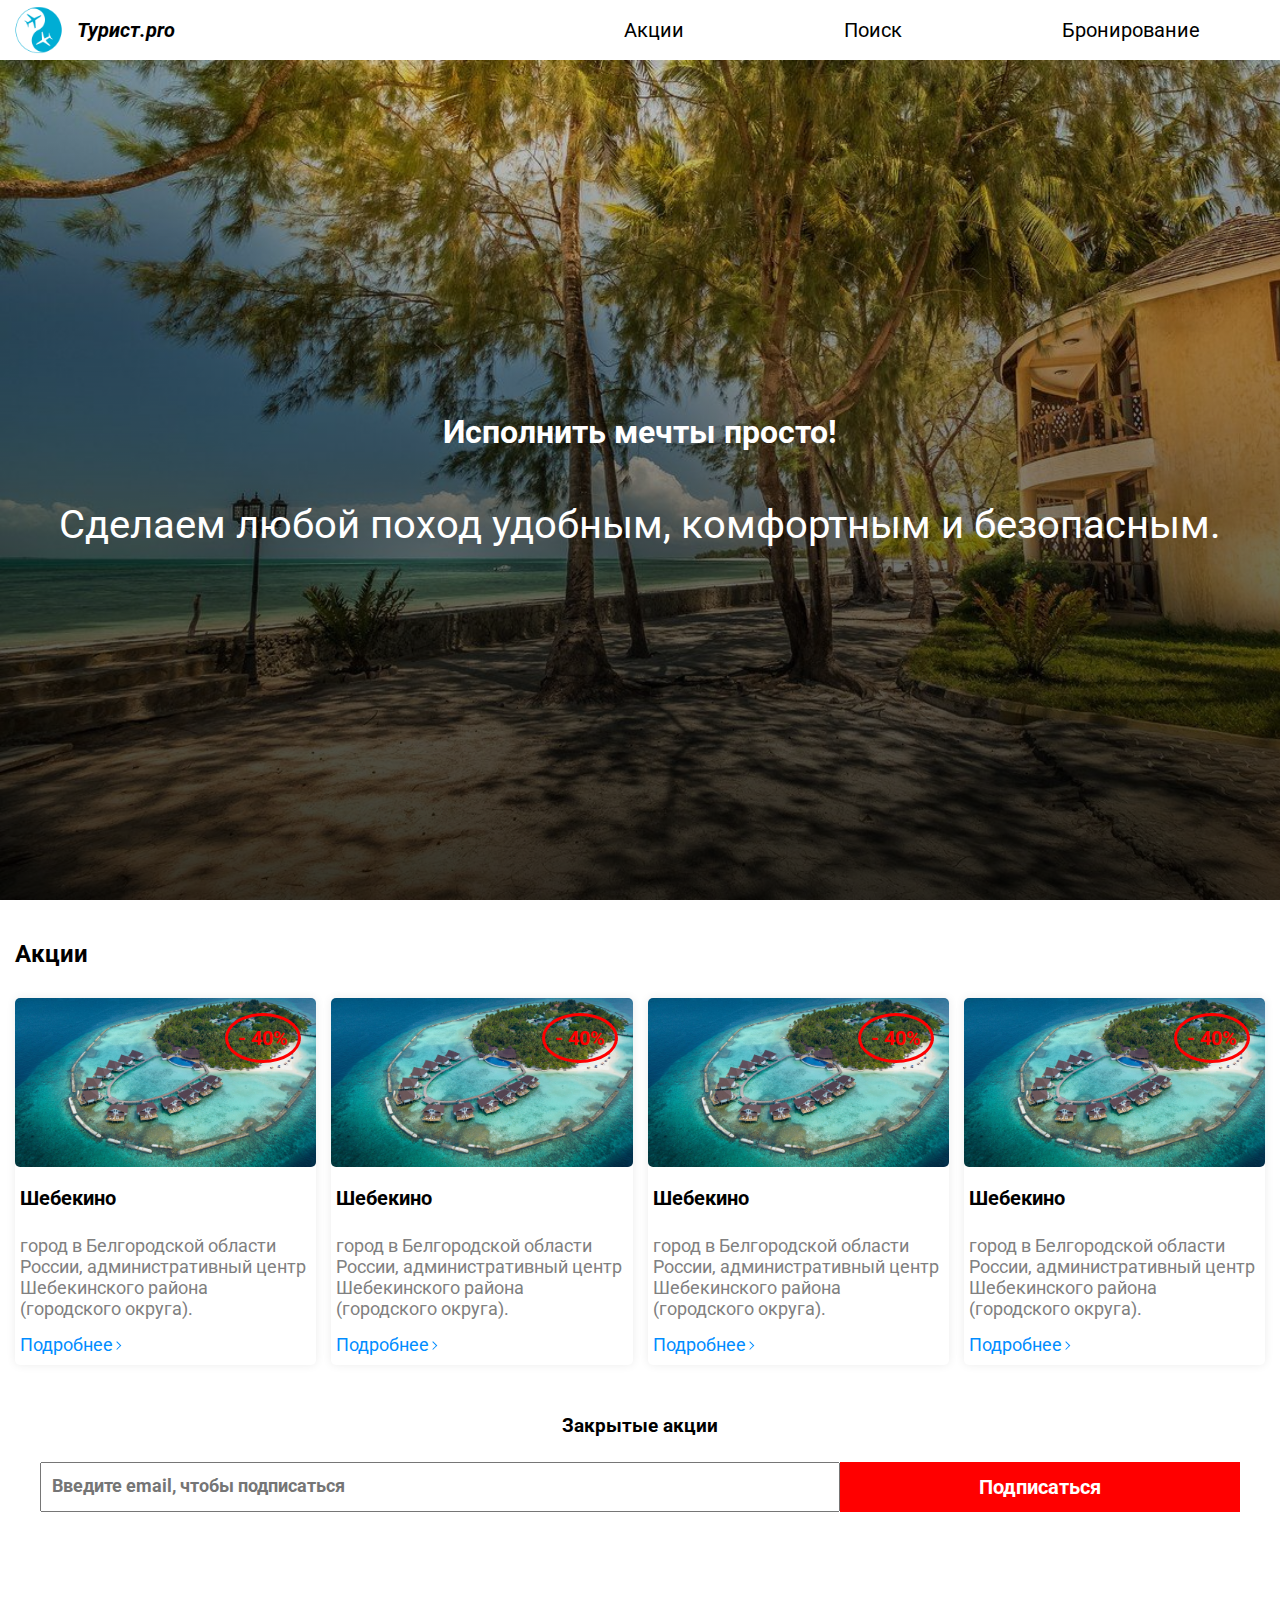
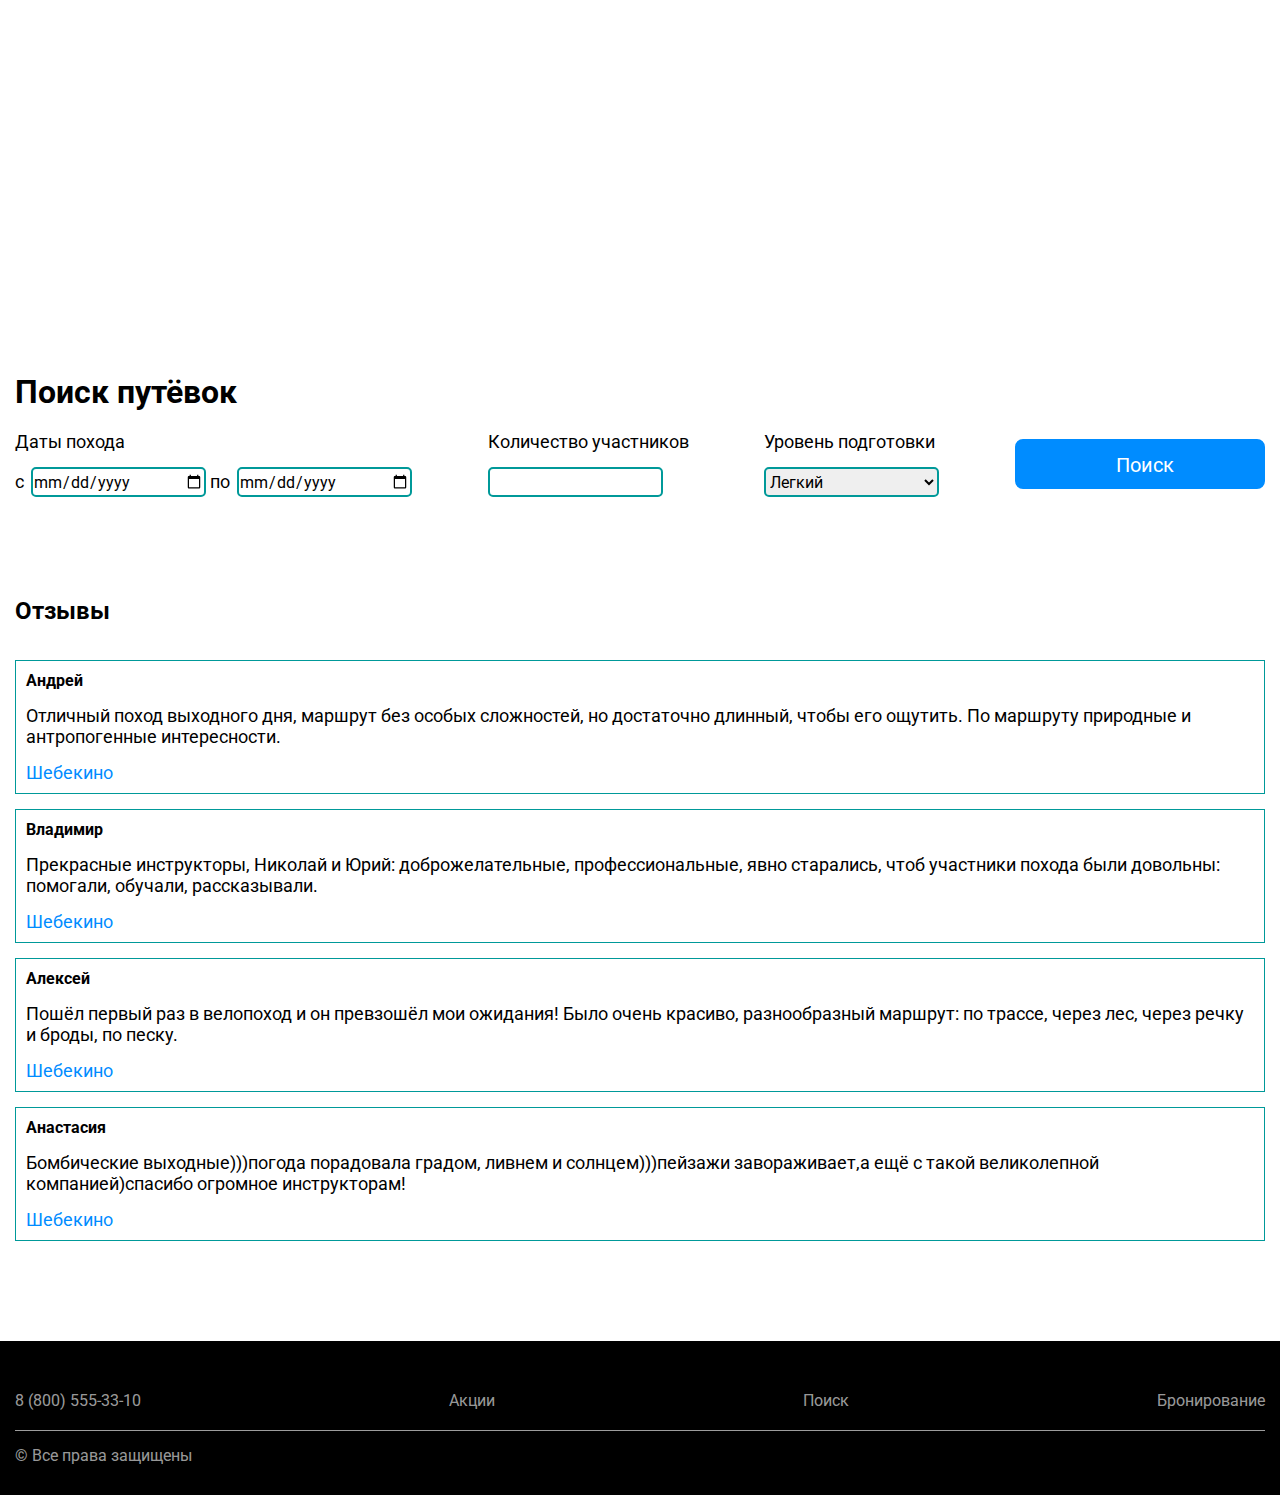
<file: index.html>
<!DOCTYPE html>
<html lang="en">
  <head>
    <meta charset="UTF-8" />
    <meta name="viewport" content="width=device-width, initial-scale=1.0" />
    <meta http-equiv="X-UA-Compatible" content="ie=edge" />
    <title>Document</title>
    <link rel="stylesheet" href="styles/style.css" />
    <link rel="preconnect" href="https://fonts.gstatic.com" />
    <link
      href="https://fonts.googleapis.com/css2?family=Roboto:ital,wght@0,300;1,300&display=swap"
      rel="stylesheet"
    />
  </head>

  <body>
    <header>
      <div class="header__container">
        <div class="header__logo">
          <img class="logo" src="img/logo1.png" alt="" />
          <span>Турист.pro</span>
        </div>

        <nav>
          <ul>
            <li>
              <a class="nav__link" href="#actions">Акции</a>
            </li>
            <li>
              <a class="nav__link" href="#search">Поиск</a>
            </li>
            <li>
              <a class="nav__link" href="#instructions">Бронирование</a>
            </li>
          </ul>
        </nav>
      </div>
      <div class="header__content">
        <div class="header__text">
          <h3 class="header__title">Исполнить мечты просто!</h3>
          <div class="header__goal">
            Сделаем любой поход удобным, комфортным и безопасным.
          </div>
        </div>
      </div>
    </header>
    <section id="actions" class="actions">
      <div class="container">
        <h2>Акции</h2>
        <div class="action__inner">
          <div class="action">
            <div class="action__img">
              <img src="./img/discounts/1.jpg" alt="" />
              <div class="action_discount">- 40%</div>
            </div>
            <div class="action__name">Шебекино</div>
            <div class="action__descrtption">
              город в Белгородской области России, административный центр
              Шебекинского района (городского округа).
            </div>
            <a class="action__btn_description" href=""> Подробнее </a>
          </div>
          <div class="action">
            <div class="action__img">
              <img src="./img/discounts/1.jpg" alt="" />
              <div class="action_discount">- 40%</div>
            </div>
            <div class="action__name">Шебекино</div>
            <div class="action__descrtption">
              город в Белгородской области России, административный центр
              Шебекинского района (городского округа).
            </div>
            <a class="action__btn_description" href=""> Подробнее </a>
          </div>
          <div class="action">
            <div class="action__img">
              <img src="./img/discounts/1.jpg" alt="" />
              <div class="action_discount">- 40%</div>
            </div>
            <div class="action__name">Шебекино</div>
            <div class="action__descrtption">
              город в Белгородской области России, административный центр
              Шебекинского района (городского округа).
            </div>
            <a class="action__btn_description" href=""> Подробнее </a>
          </div>
          <div class="action">
            <div class="action__img">
              <img src="./img/discounts/1.jpg" alt="" />
              <div class="action_discount">- 40%</div>
            </div>
            <div class="action__name">Шебекино</div>
            <div class="action__descrtption">
              город в Белгородской области России, административный центр
              Шебекинского района (городского округа).
            </div>
            <a class="action__btn_description" href=""> Подробнее </a>
          </div>
        </div>
      </div>
    </section>

    <section class="subscribe">
      <div class="container">
        <h3>Закрытые акции</h3>
        <div class="subscribe__form">
          <input
            class="subscribe__input"
            placeholder="Введите email, чтобы подписаться"
            type="email"
            name=""
            id=""
          />
          <a class="subscribe__link" href="">Подписаться</a>
        </div>
      </div>
    </section>

    <section id="instructions" class="instructions">
      <div class="container">
        <div class="instructions__inner">
          <div class="unstruction unstruction-1">
            Заполните форму поиска, для подбора подходящих вариантов
          </div>
          <div class="unstruction unstruction-2">
            Выберите подходящий маршрут который удовлетворяет вашим требованиям
          </div>
          <div class="unstruction unstruction-3">Выберите подходящие зоны</div>
          <div class="unstruction unstruction-4">
            Заполните форму для сбора данных о заказе и определения набора
            дополнительных услуг
          </div>
        </div>
      </div>
    </section>

    <section id="search" class="search">
      <div class="container">
        <h1 class="">Поиск путёвок</h1>
        <form class="search__form" action="search.html">
          <div class="search__input_container">
            <div class="search__input_block">
              <span>Даты похода</span>
              <div class="seacrh__input_date_container">
                с<input
                  class="seach_input_date search__form_input"
                  type="date"
                />
                по<input
                  class="seach_input_date search__form_input"
                  type="date"
                />
              </div>
            </div>
          </div>
          <div class="search__input_block">
            <div>Количество участников</div>
            <input class="search__form_input" type="number" />
          </div>
          <div class="search__input_block">
            <span>Уровень подготовки</span>
            <div>
              <select class="search__form_input" name="" id="">
                <option value="Легкий">Легкий</option>
                <option value="Средний">Средний</option>
                <option value="Сложный">Сложный</option>
              </select>
            </div>
          </div>
          <input class="search__submit" type="submit" value="Поиск" />
        </form>
      </div>
    </section>

    <section class="reviews">
      <div class="container">
        <h2 class="reviews__title">Отзывы</h2>

        <div class="reviews__inner">
          <div class="review">
            <div class="review__name">Андрей</div>
            <div class="review__content">
              Отличный поход выходного дня, маршрут без особых сложностей, но
              достаточно длинный, чтобы его ощутить. По маршруту природные и
              антропогенные интересности.
            </div>
            <div class="review__location"><a href="">Шебекино</a></div>
          </div>
          <div class="review">
            <div class="review__name">Владимир</div>
            <div class="review__content">
              Прекрасные инструкторы, Николай и Юрий: доброжелательные,
              профессиональные, явно старались, чтоб участники похода были
              довольны: помогали, обучали, рассказывали.
            </div>
            <div class="review__location"><a href="">Шебекино</a></div>
          </div>
          <div class="review">
            <div class="review__name">Алексей</div>
            <div class="review__content">
              Пошёл первый раз в велопоход и он превзошёл мои ожидания! Было
              очень красиво, разнообразный маршрут: по трассе, через лес, через
              речку и броды, по песку.
            </div>
            <div class="review__location"><a href="">Шебекино</a></div>
          </div>
          <div class="review">
            <div class="review__name">Анастасия</div>
            <div class="review__content">
              Бомбические выходные)))погода порадовала градом, ливнем и
              солнцем)))пейзажи завораживает,а ещё с такой великолепной
              компанией)спасибо огромное инструкторам!
            </div>
            <div class="review__location"><a href="">Шебекино</a></div>
          </div>
        </div>
      </div>
    </section>

    <footer class="footer">
      <div class="container">
        <div class="footer__inner">
          <div class="footer__phone">8 (800) 555-33-10</div>
          <a class="footer__link" href="#actions">Акции</a>
          <a class="footer__link" href="#search">Поиск</a>
          <a class="footer__link" href="#instructions">Бронирование</a>
        </div>
        <div class="footer__inner-down">
          <span> &copy; Все права защищены</span>
        </div>
      </div>
    </footer>
  </body>
</html>
</file>
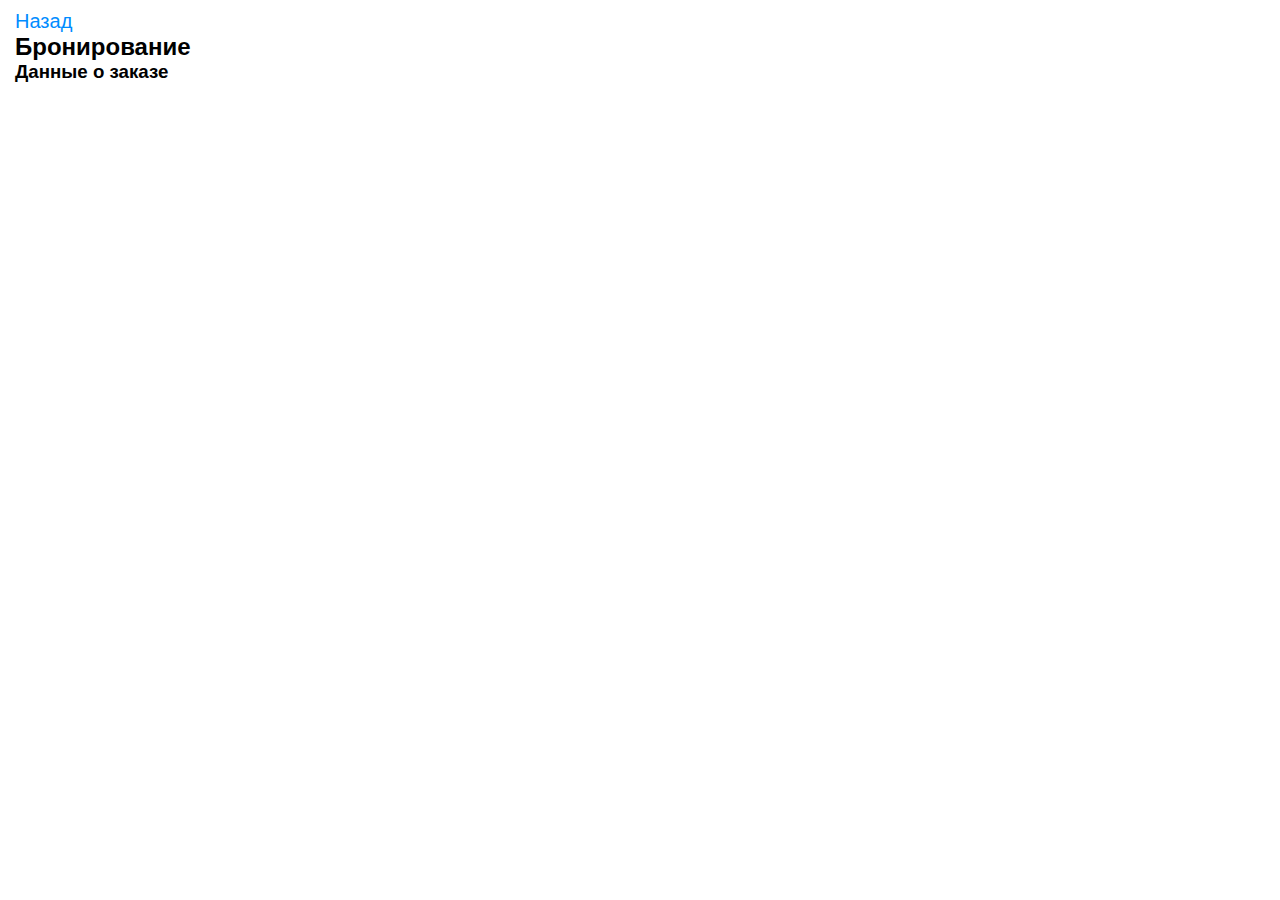
<file: booking.html>
<!DOCTYPE html>
<html lang="en">
  <head>
    <meta charset="UTF-8" />
    <meta name="viewport" content="width=device-width, initial-scale=1.0" />
    <meta http-equiv="X-UA-Compatible" content="ie=edge" />
    <title>Document</title>
    <link rel="stylesheet" href="styles/style.css" />
  </head>
  <body>
    <div class="container">
      <a class="search__link" href="./seat.html">Назад</a>
      <h2>Бронирование</h2>
      <form action="">
        <h3>Данные о заказе</h3>
        
      </form>
    </div>
  </body>
</html>
</file>
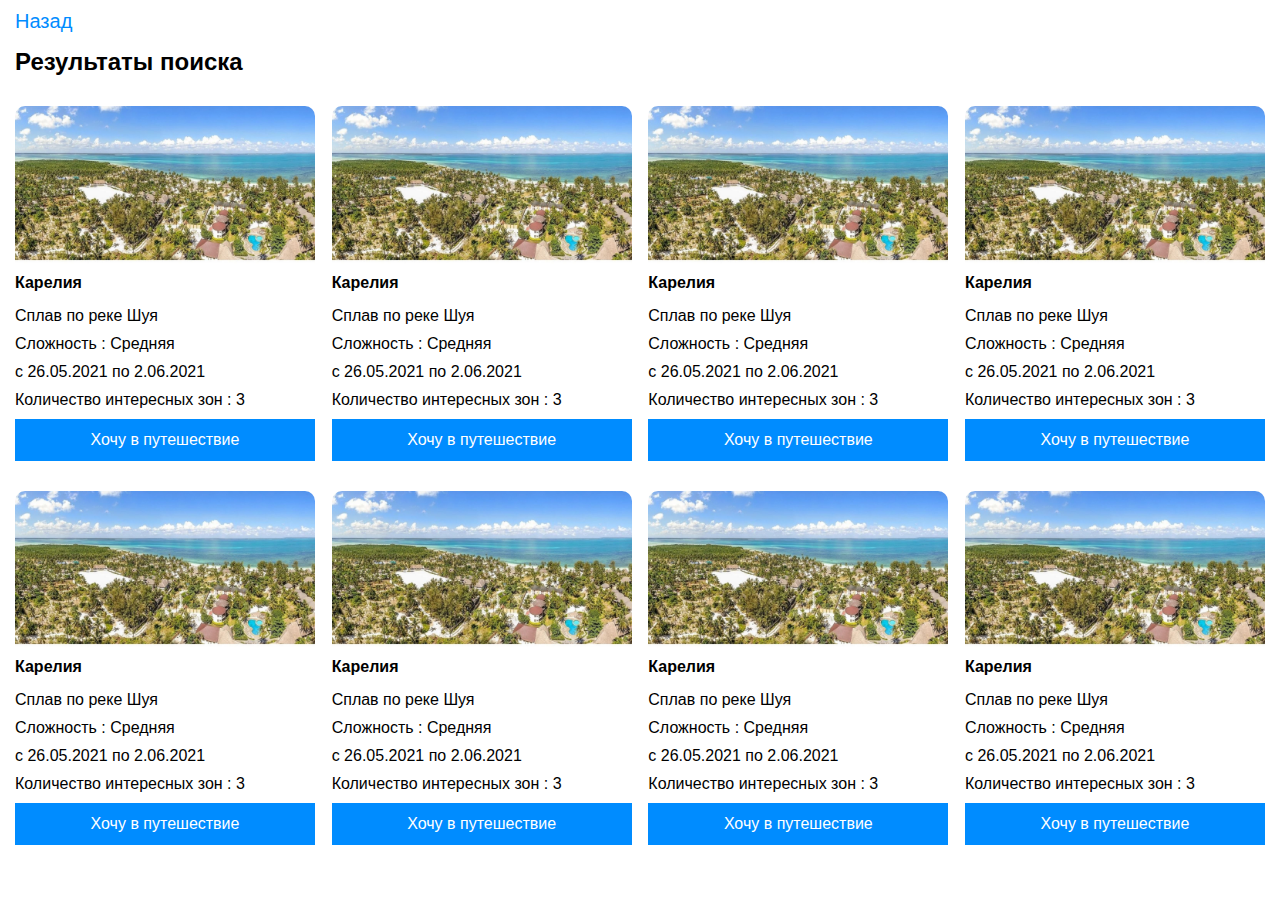
<file: search.html>
<!DOCTYPE html>
<html lang="en">
  <head>
    <meta charset="UTF-8" />
    <meta name="viewport" content="width=device-width, initial-scale=1.0" />
    <meta http-equiv="X-UA-Compatible" content="ie=edge" />
    <title>Document</title>
    <link rel="stylesheet" href="./styles/style.css" />
  </head>
  <body>
    <div class="container">
      <a class="search__link" href="./index.html">Назад</a>
      <h2 class="search__title">Результаты поиска</h2>
      <div class="item__inner">
        <div class="item">
          <div class="item__img">
            <img src="./img/637419023029864146.jpg" alt="" />
          </div>
          <div class="item__city">Карелия</div>
          <div class="item__name">Сплав по реке Шуя</div>
          <div class="item__complexity">Сложность : Средняя</div>
          <div class="item__date">с 26.05.2021 по 2.06.2021</div>
          <div class="item__count">Количество интересных зон : 3</div>
          <a class="item__btn" href="./seat.html">Хочу в путешествие</a>
        </div>
        <div class="item">
          <div class="item__img">
            <img src="./img/637419023029864146.jpg" alt="" />
          </div>
          <div class="item__city">Карелия</div>
          <div class="item__name">Сплав по реке Шуя</div>
          <div class="item__complexity">Сложность : Средняя</div>
          <div class="item__date">с 26.05.2021 по 2.06.2021</div>
          <div class="item__count">Количество интересных зон : 3</div>
          <a class="item__btn" href="./seat.html">Хочу в путешествие</a>
        </div>
        <div class="item">
          <div class="item__img">
            <img src="./img/637419023029864146.jpg" alt="" />
          </div>
          <div class="item__city">Карелия</div>
          <div class="item__name">Сплав по реке Шуя</div>
          <div class="item__complexity">Сложность : Средняя</div>
          <div class="item__date">с 26.05.2021 по 2.06.2021</div>
          <div class="item__count">Количество интересных зон : 3</div>
          <a class="item__btn" href="./seat.html">Хочу в путешествие</a>
        </div>
        <div class="item">
          <div class="item__img">
            <img src="./img/637419023029864146.jpg" alt="" />
          </div>
          <div class="item__city">Карелия</div>
          <div class="item__name">Сплав по реке Шуя</div>
          <div class="item__complexity">Сложность : Средняя</div>
          <div class="item__date">с 26.05.2021 по 2.06.2021</div>
          <div class="item__count">Количество интересных зон : 3</div>
          <a class="item__btn" href="./seat.html">Хочу в путешествие</a>
        </div>
        <div class="item">
          <div class="item__img">
            <img src="./img/637419023029864146.jpg" alt="" />
          </div>
          <div class="item__city">Карелия</div>
          <div class="item__name">Сплав по реке Шуя</div>
          <div class="item__complexity">Сложность : Средняя</div>
          <div class="item__date">с 26.05.2021 по 2.06.2021</div>
          <div class="item__count">Количество интересных зон : 3</div>
          <a class="item__btn" href="./seat.html">Хочу в путешествие</a>
        </div>
        <div class="item">
          <div class="item__img">
            <img src="./img/637419023029864146.jpg" alt="" />
          </div>
          <div class="item__city">Карелия</div>
          <div class="item__name">Сплав по реке Шуя</div>
          <div class="item__complexity">Сложность : Средняя</div>
          <div class="item__date">с 26.05.2021 по 2.06.2021</div>
          <div class="item__count">Количество интересных зон : 3</div>
          <a class="item__btn" href="./seat.html">Хочу в путешествие</a>
        </div>
        <div class="item">
          <div class="item__img">
            <img src="./img/637419023029864146.jpg" alt="" />
          </div>
          <div class="item__city">Карелия</div>
          <div class="item__name">Сплав по реке Шуя</div>
          <div class="item__complexity">Сложность : Средняя</div>
          <div class="item__date">с 26.05.2021 по 2.06.2021</div>
          <div class="item__count">Количество интересных зон : 3</div>
          <a class="item__btn" href="./seat.html">Хочу в путешествие</a>
        </div>
        <div class="item">
          <div class="item__img">
            <img src="./img/637419023029864146.jpg" alt="" />
          </div>
          <div class="item__city">Карелия</div>
          <div class="item__name">Сплав по реке Шуя</div>
          <div class="item__complexity">Сложность : Средняя</div>
          <div class="item__date">с 26.05.2021 по 2.06.2021</div>
          <div class="item__count">Количество интересных зон : 3</div>
          <a class="item__btn" href="./seat.html">Хочу в путешествие</a>
        </div>
      </div>
    </div>
  </body>
</html>
</file>
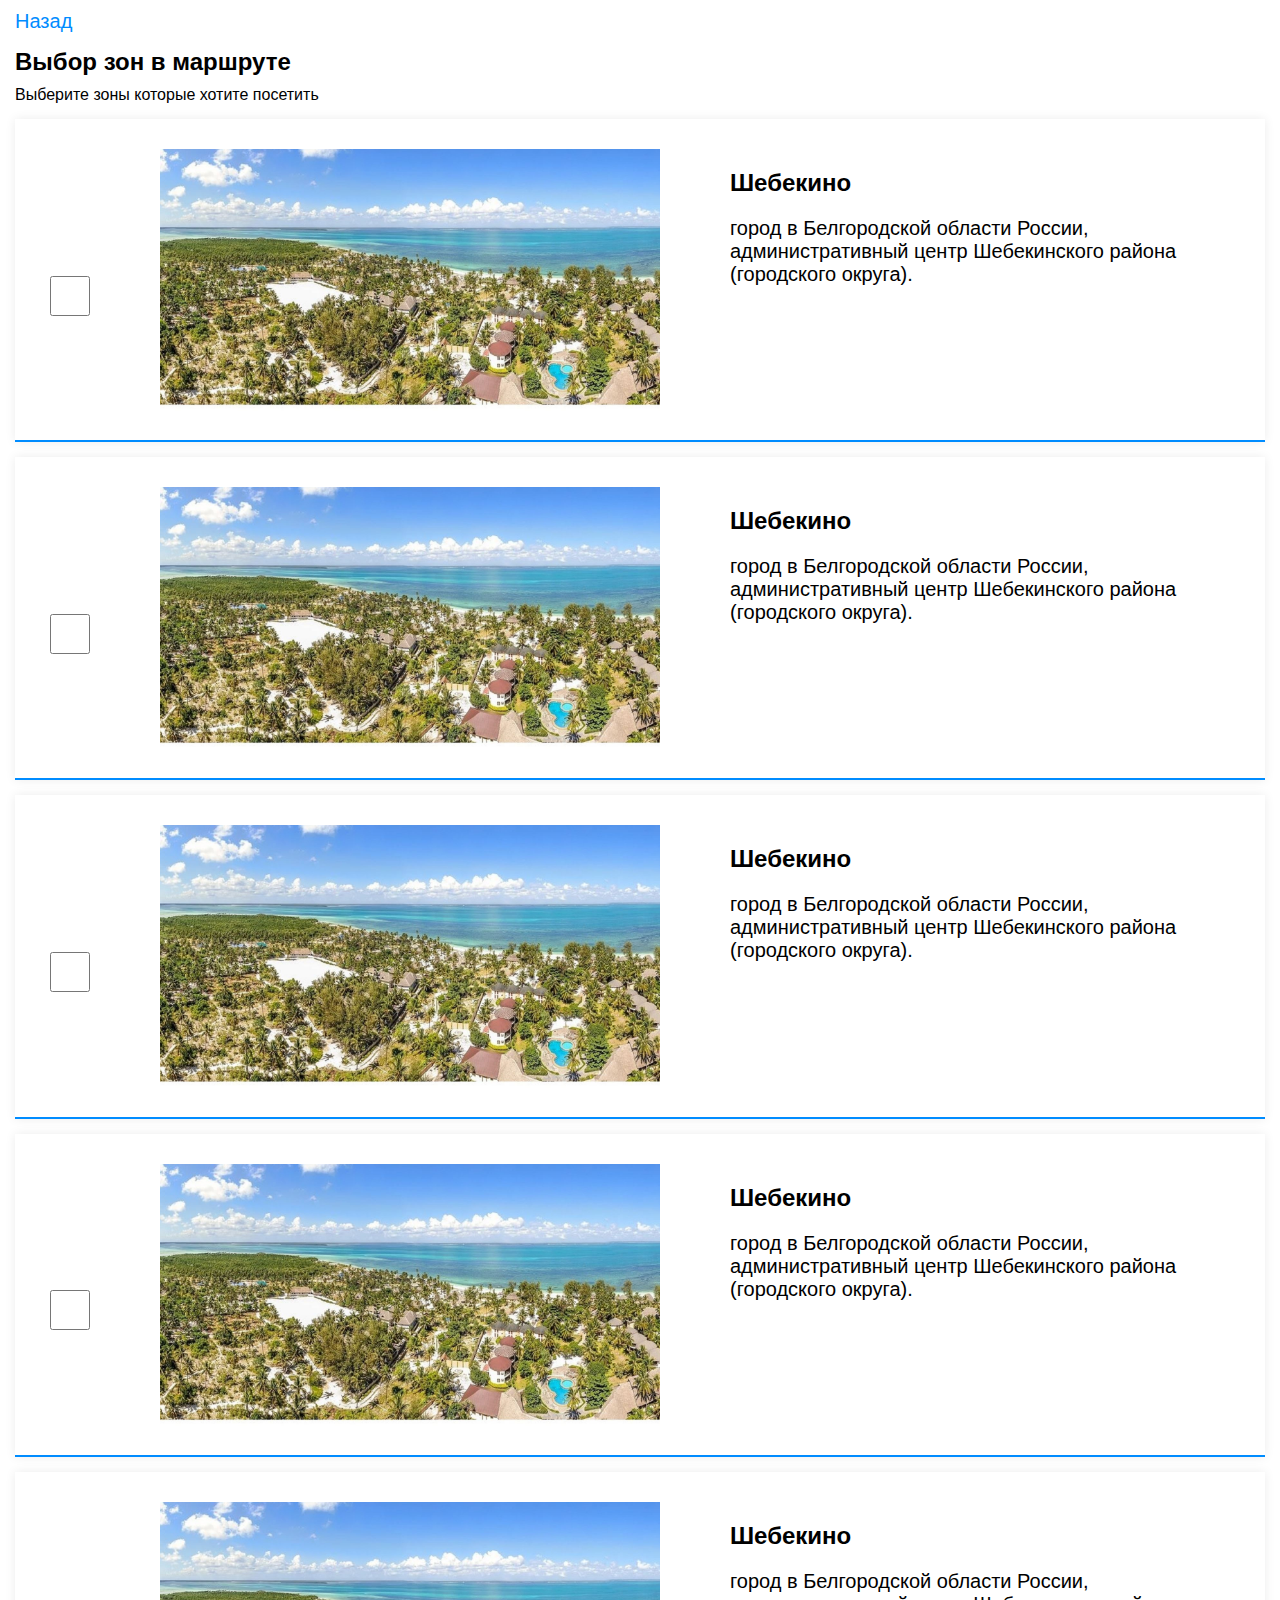
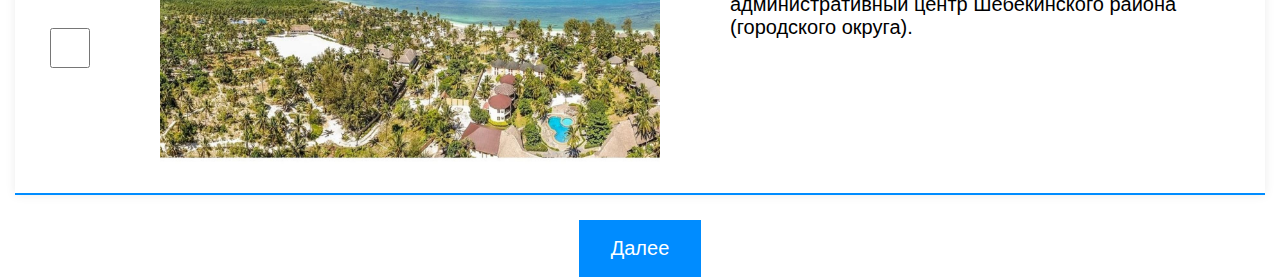
<file: seat.html>
<!DOCTYPE html>
<html lang="en">
  <head>
    <meta charset="UTF-8" />
    <meta name="viewport" content="width=device-width, initial-scale=1.0" />
    <meta http-equiv="X-UA-Compatible" content="ie=edge" />
    <link rel="stylesheet" href="./styles/style.css" />
    <title>Document</title>
  </head>
  <body>
    <div class="container">
      <a class="search__link" href="./search.html">Назад</a>

      <h2 class="seat__title">Выбор зон в маршруте</h2>
      <p class="seat__subtitle">Выберите зоны которые хотите посетить</p>
      <form action="booking.html">
        <form action="booking.html">
          <div class="road__inner">
            <div class="road__item">
              <input class="road__input" type="checkbox" name="" id="" />
              <div class="road__item-img">
                <img src="./img/637419023029864146.jpg" alt="" />
              </div>
              <div class="road__item-content">
                <div class="road__item-title">Шебекино</div>
                <div class="road__item-text">
                  город в Белгородской области России, административный центр
                  Шебекинского района (городского округа).
                </div>
              </div>
            </div>
            <div class="road__item">
              <input class="road__input" type="checkbox" name="" id="" />
              <div class="road__item-img">
                <img src="./img/637419023029864146.jpg" alt="" />
              </div>
              <div class="road__item-content">
                <div class="road__item-title">Шебекино</div>
                <div class="road__item-text">
                  город в Белгородской области России, административный центр
                  Шебекинского района (городского округа).
                </div>
              </div>
            </div>
            <div class="road__item">
              <input class="road__input" type="checkbox" name="" id="" />
              <div class="road__item-img">
                <img src="./img/637419023029864146.jpg" alt="" />
              </div>
              <div class="road__item-content">
                <div class="road__item-title">Шебекино</div>
                <div class="road__item-text">
                  город в Белгородской области России, административный центр
                  Шебекинского района (городского округа).
                </div>
              </div>
            </div>
            <div class="road__item">
              <input class="road__input" type="checkbox" name="" id="" />
              <div class="road__item-img">
                <img src="./img/637419023029864146.jpg" alt="" />
              </div>
              <div class="road__item-content">
                <div class="road__item-title">Шебекино</div>
                <div class="road__item-text">
                  город в Белгородской области России, административный центр
                  Шебекинского района (городского округа).
                </div>
              </div>
            </div>
            <div class="road__item">
              <input class="road__input" type="checkbox" name="" id="" />
              <div class="road__item-img">
                <img src="./img/637419023029864146.jpg" alt="" />
              </div>
              <div class="road__item-content">
                <div class="road__item-title">Шебекино</div>
                <div class="road__item-text">
                  город в Белгородской области России, административный центр
                  Шебекинского района (городского округа).
                </div>
              </div>
            </div>
          </div>
          <button class="seat__btn" type="submit">Далее</button>
        </form>
      </form>
    </div>
  </body>
</html>
</file>
<file: styles/style.css>
* {
  margin: 0;
  padding: 0;
  font-family: 'Roboto', sans-serif;
  box-sizing: border-box;
}

body {
  font-size: 16px;
}
a {
  color: black;
  text-decoration: none;
}

.header__logo {
  display: flex;
  align-items: center;
}

.header__logo span {
  font-weight: bold;
  font-style: italic;
}

.header__content {
  min-height: 80vh;
  width: 100%;
  background-image: linear-gradient(rgba(0, 0, 0, 0.178), rgba(0, 0, 0, 0.801)),
    url('../img/header_bg.jpg');
  background-repeat: no-repeat;
  background-size: cover;
  flex: 1 1 0;
  display: flex;
  flex-direction: column;
  align-items: center;
  justify-content: center;
}

.header__content_container {
  width: 100%;
  height: 100%;
}
.header__text {
  flex: 1 1 0;
  display: flex;
  flex-direction: column;
  justify-content: center;
}

.header__title {
  color: white;
  font-size: 2rem;
  text-align: center;
}

.header__goal {
  color: white;
  font-size: 40px;
  margin-top: 50px;
}

.container {
  max-width: 1430px;
  padding: 0 15px;
  margin: 0 auto;
}

.header__container {
  max-height: 10vh;
  max-width: 1430px;
  margin: 0 auto;
  display: flex;
  justify-content: space-between;
  align-items: center;
  width: 100%;
  font-size: 20px;
  border-radius: 0 0 400px 400px;
}
.header__container img {
  max-width: 100%;
  height: 60px;
}
header {
  display: flex;
  flex-direction: column;
  min-height: 100vh;
  overflow: hidden;
}

/* .bg{
    background-color: #0B5FA5;
} */
.logo {
  height: 120px;
}
nav > ul {
  display: flex;
  align-items: center;
  list-style: none;
}
/* nav > ul > li {
  margin: 80px;
} */

.nav__link {
  margin: 80px;
  color: inherit;
}

/* section{
    display: flex;
    justify-content: center;
    max-width: 1200px;
    margin: 0 auto;

} */

.actions {
  padding-top: 40px;
}

.action__inner {
  margin-top: 30px;
  display: flex;
  flex: 1 auto;
}

.action + .action {
  margin-left: 15px;
}
.action__name {
  font-size: 20px;
  font-weight: bold;
  margin-top: 10px;
  padding: 5px;
}
.action__descrtption {
  margin-top: 15px;
  padding: 5px;
  color: gray;
  font-size: 18px;
}
.action__btn_description {
  margin-top: 10px;
  position: relative;
  display: block;
  max-width: 100px;
  color: rgb(0, 140, 255);
  padding: 0 5px;
  font-size: 18px;
}

/* .action__btn_description:hover .action__btn_description::after {
  transform: translateX(10%);
} */

.action__btn_description::after {
  content: '';
  max-width: 5px;
  max-height: 5px;
  width: 100%;
  transition: right 0.2s linear;
  height: 100%;
  position: absolute;
  right: -5px;
  top: 50%;
  transform: translateY(-40%) rotate(45deg);
  height: 10px;
  border-right: 1px solid rgb(0, 140, 255);
  border-top: 1px solid rgb(0, 140, 255);
}
.action {
  box-shadow: 0 0 10px rgba(0, 0, 0, 0.08);
  padding-bottom: 10px;
  border-radius: 5px;
}

.action__img img {
  width: 100%;
  border-radius: 5px;
}

.action__img {
  position: relative;
}

.action_discount {
  position: absolute;
  top: 15px;
  right: 15px;
  color: red;
  font-size: 20px;
  border: 3px solid red;
  border-radius: 100%;
  padding: 10px;
  font-weight: bold;
}

.search {
  margin-top: 100px;
}

.search__form {
  margin-top: 20px;
  display: flex;
  align-items: center;
  justify-content: space-between;
  font-size: 18px;
}
.seach_input_date {
  margin-left: 7px;
}
.search__form_input {
  width: 175px;
  height: 30px;
  font-size: 16px;
  margin-top: 15px;
  border: 2px solid #009999;
  border-radius: 5px;
}

.search__submit {
  height: 50px;
  width: 250px;
  font-size: 20px;
  padding: 6px 0 4px 10px;
  border: 1px solid #cecece;
  background: rgb(0, 140, 255);
  color: white;
  border-radius: 8px;
  position: relative;
  transition: all 0.3s linear;
  border: 2px solid rgb(0, 140, 255);
  cursor: pointer;
}

.search__submit:hover {
  color: rgb(0, 140, 255);
  background-color: transparent;
}

/* .search__input_container {
  display: flex;
  align-items: center;
} */

.instructions__inner {
  text-align: center;
}
.unstruction {
  margin-top: 15px;
  box-shadow: 2px 2px 2px 2px rgba(0, 0, 0, 0.116);
  padding: 15px 0;
  font-size: 20px;
  animation: opacity 1s linear forwards;
  opacity: 0;
}

.unstruction-1 {
  animation-delay: 0s;
}
.unstruction-2 {
  animation-delay: 1s;
}
.unstruction-3 {
  animation-delay: 2s;
}
.unstruction-4 {
  animation-delay: 3s;
}

@keyframes opacity {
  from {
    opacity: 0;
  }
  to {
    opacity: 1;
  }
}

.subscribe {
  text-align: center;
  margin-top: 50px;
}
.subscribe__form {
  margin-top: 25px;
  display: flex;
  justify-content: center;
  margin-bottom: 100px;
}

.subscribe__input {
  max-width: 800px;
  width: 100%;
  height: 50px;
  padding: 10px;
}

.subscribe__input::placeholder {
  font-size: 18px;
  font-weight: bold;
}

.subscribe__link {
  max-width: 400px;
  width: 100%;
  height: 50px;
  background-color: red;
  font-size: 20px;
  font-weight: bold;
  color: white;
  display: flex;
  justify-content: center;
  align-items: center;
}

.reviews {
  padding-top: 100px;
}

.reviews__title {
}
.reviews__inner {
  padding-top: 20px;
  font-size: 18px;
}
.review {
  border: 1px solid #009999;
  margin-top: 15px;
  padding: 10px;
}
.review__name {
  font-size: 16px;
  font-weight: bold;
}
.review__content {
  margin-top: 15px;
}
.review__location {
  margin-top: 15px;
  color: rgb(0, 140, 255);
}
.review__location a {
  color: inherit;
}
.footer {
  margin-top: 100px;
  padding: 50px 0 30px;
  background-color: black;
  color: rgba(255, 255, 255, 0.616);
}

.footer__inner {
  display: flex;
  justify-content: space-between;
  padding-bottom: 20px;
  border-bottom: 1px solid rgba(255, 255, 255, 0.616);
}
.footer__link {
  margin-left: 30px;
  color: inherit;
}

.footer__inner-down {
  display: flex;
  justify-content: space-between;
  margin-top: 15px;
}

/* SEARCH */

.search__link {
  display: block;
  margin-top: 10px;
  font-size: 20px;
  color: rgb(0, 140, 255);
}
.search__title {
  margin-top: 15px;
}
.item__inner {
  display: flex;
  flex-wrap: wrap;
  justify-content: space-between;
  flex: 1 1 0;
}
.item {
  max-width: 24%;
  font-size: 16px;
  margin-top: 30px;
}
.item__content {
}
.item__img img {
  max-width: 100%;
  border-radius: 10px;
}
.item__city {
  margin-top: -10px;
  font-weight: bold;
}
.item__name {
  margin-top: 15px;
}
.item__complexity {
  margin-top: 10px;
}
.item__date {
  margin-top: 10px;
}
.item__count {
  margin-top: 10px;
}
.item__btn {
  text-align: center;
  margin-top: 10px;
  display: block;
  border: 2px solid rgb(0, 140, 255);
  background-color: rgb(0, 140, 255);
  padding: 10px;
  color: white;
  transition: all 0.3s linear;
}

.item__btn:hover {
  color: rgb(0, 140, 255);
  background-color: transparent;
}

/*    SEAT          */

.seat__title {
  margin-top: 15px;
}

.seat__subtitle {
  margin-top: 10px;
}

.road__inner {
}
.road__item {
  display: flex;
  justify-content: space-around;
  margin-top: 15px;
  padding-top: 30px;
  position: relative;
  box-shadow: 0px 0px 10px rgba(0, 0, 0, 0.08);
}

.road__item::after {
  content: '';
  position: absolute;
  bottom: 0;
  left: 0;
  width: 100%;
  height: 2px;
  background-color: rgb(0, 140, 255);
}
.road__item-img {
  max-width: 500px;
}

.road__input {
  align-self: center;
  width: 40px;
  height: 40px;
}

.road__item-img img {
  max-width: 100%;
}
.road__item-title {
  font-size: 24px;
  font-weight: bold;
  margin-top: 20px;
}
.road__item-content {
  max-width: 500px;
}

.road__item-text {
  font-size: 20px;
  margin-top: 20px;
}

.seat__btn {
  margin-top: 30px;
  color: white;
  font-size: 20px;
  margin: 0 auto;
  display: block;
  margin-top: 25px;
  cursor: pointer;
  background-color: rgb(0, 140, 255);
  padding: 15px 30px;
  border: 2px solid rgb(0, 140, 255);
}
</file>
